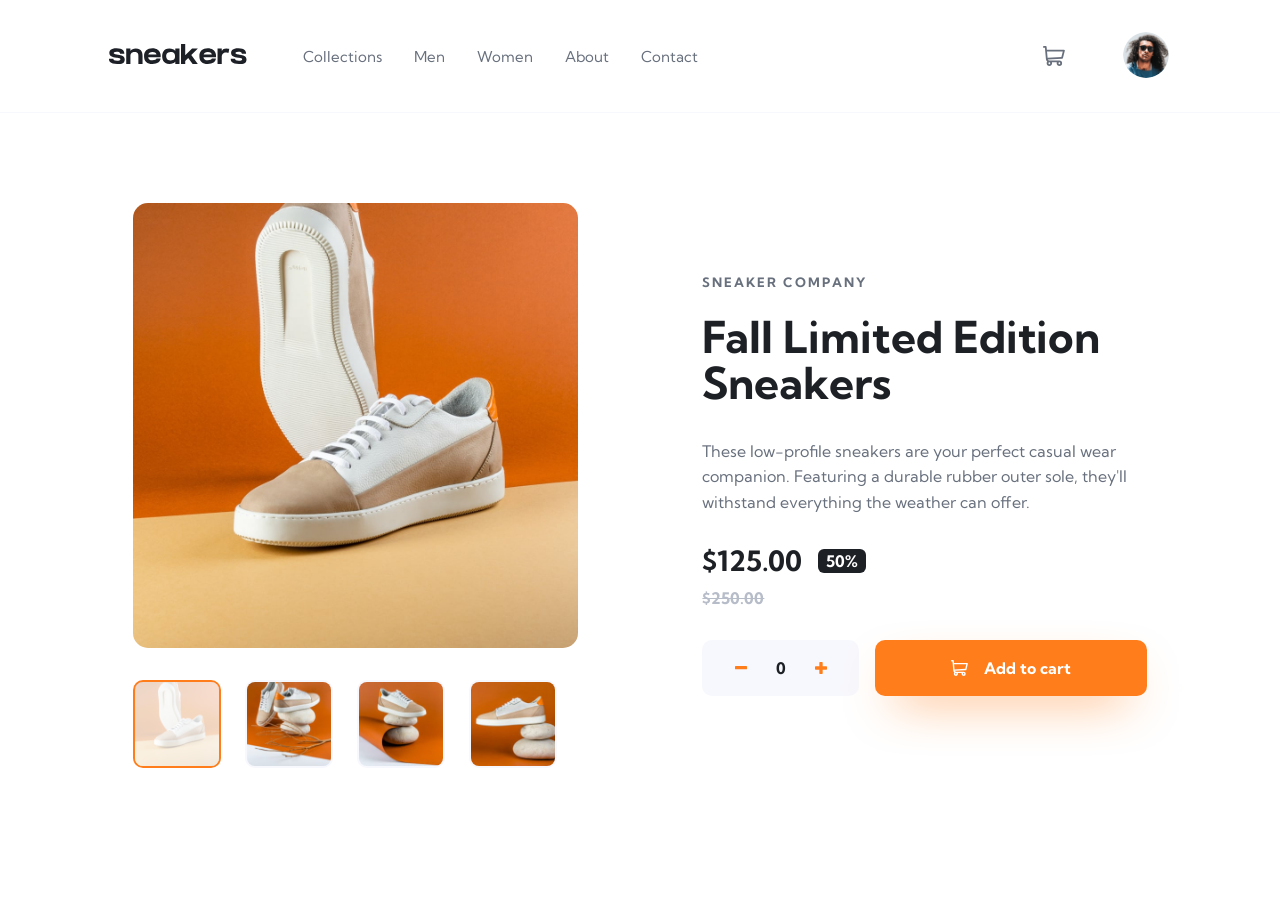
<file: index.html>
<!DOCTYPE html>
<html lang="en">
<head>
    <meta charset="UTF-8">
    <meta name="viewport" content="width=device-width, initial-scale=1.0">
    <title>Sneakers | E-commerce Product Page</title>
    <link rel="icon" type="image/png" sizes="32x32" href="./images/favicon-32x32.png">
    <link rel="preconnect" href="https://fonts.googleapis.com">
    <link rel="preconnect" href="https://fonts.gstatic.com" crossorigin>
    <link href="https://fonts.googleapis.com/css2?family=Kumbh+Sans:wght@400;700&display=swap" rel="stylesheet">
    <link rel="stylesheet" href="./CSS/styles.css">
</head>
<body>
    <!-- Skip to content link for accessibility -->
    <a href="#main-content" class="skip-to-content">Skip to main content</a>

    <!-- HEADER & NAVIGATION (ISSUE 3) -->
    <header class="header">
        <div class="header-container">
            <div class="header-left">
                <button class="menu-toggle" id="menuToggle" aria-label="Open navigation menu">
                    <img src="./images/icon-menu.svg" alt="">
                </button>
                <div class="logo">
                    <a href="/"><img src="./images/logo.svg" alt="Sneakers Logo"></a>
                </div>
                <nav class="desktop-nav" aria-label="Primary navigation">
                    <ul>
                        <li><a href="#">Collections</a></li>
                        <li><a href="#">Men</a></li>
                        <li><a href="#">Women</a></li>
                        <li><a href="#">About</a></li>
                        <li><a href="#">Contact</a></li>
                    </ul>
                </nav>
            </div>
            
            <div class="header-right">
                <div class="cart-wrapper">
                    <button class="cart-btn" id="cartBtn" aria-label="Shopping cart">
                        <img src="./images/icon-cart.svg" alt="Cart">
                        <span class="cart-badge" id="cartBadge" aria-label="Number of items in cart">0</span>
                    </button>
                    <!-- CART DROPDOWN (Now inside wrapper for better positioning) -->
                    <div class="cart-dropdown" id="cartDropdown" hidden>
                        <h2>Cart</h2>
                        <div class="cart-content-wrapper">
                            <div class="cart-empty">Your cart is empty.</div>
                            <div class="cart-items">
                            </div>
                            <div class="cart-total">
                                <strong>Total: <span id="cartTotal">$0.00</span></strong>
                            </div>
                            <button class="checkout-btn">Checkout</button>
                        </div>
                    </div>
                </div>
                <div class="user-avatar">
                    <button class="avatar-btn" aria-label="User profile">
                        <img src="./images/image-avatar.png" alt="User avatar">
                    </button>
                </div>
            </div>
        </div>
    </header>

    <!-- MOBILE MENU (ISSUE 3) -->
    <div class="mobile-nav-overlay" id="mobileNavOverlay">
        <div class="mobile-nav-drawer">
            <button class="close-menu" id="closeMenu" aria-label="Close navigation menu">
                <img src="./images/icon-close.svg" alt="">
            </button>
            <nav class="mobile-nav">
                <ul>
                    <li><a href="#">Collections</a></li>
                    <li><a href="#">Men</a></li>
                    <li><a href="#">Women</a></li>
                    <li><a href="#">About</a></li>
                    <li><a href="#">Contact</a></li>
                </ul>
            </nav>
        </div>
    </div>

    <main class="container" id="main-content">
        <!-- PRODUCT SECTION - ISSUES 4 & 5 --> 
        <section class="product-section" aria-label="Product details">
            <!-- PRODUCT IMAGE GALLERY - ISSUE 4 -->
            <div class="product-gallery">
                <!-- Main Product Image -->
                <div class="main-image-wrapper">
                    <button class="mobile-gallery-btn prev" id="mobilePrev" aria-label="Previous image">
                        <img src="./images/icon-previous.svg" alt="">
                    </button>
                    <img src="./images/image-product-1.jpg" 
                         alt="Product image 1" 
                         class="main-image" 
                         id="mainImage">
                    <button class="mobile-gallery-btn next" id="mobileNext" aria-label="Next image"> 
                        <img src="./images/icon-next.svg" alt="">
                    </button>
                </div>

                <!-- Thumbnail Images -->
                <div class="thumbnails">
                    <div class="thumbnail active" data-image="./images/image-product-1.jpg" tabindex="0" role="button" aria-label="Product image 1">
                        <img src="./images/image-product-1-thumbnail.jpg" alt="Product thumbnail 1">
                    </div>
                    <div class="thumbnail" data-image="./images/image-product-2.jpg" tabindex="0" role="button" aria-label="Product image 2">
                        <img src="./images/image-product-2-thumbnail.jpg" alt="Product thumbnail 2">
                    </div>
                    <div class="thumbnail" data-image="./images/image-product-3.jpg" tabindex="0" role="button" aria-label="Product image 3">
                        <img src="./images/image-product-3-thumbnail.jpg" alt="Product thumbnail 3">
                    </div>
                    <div class="thumbnail" data-image="./images/image-product-4.jpg" tabindex="0" role="button" aria-label="Product image 4">
                        <img src="./images/image-product-4-thumbnail.jpg" alt="Product thumbnail 4">
                    </div>
                </div>
            </div>

        
            <div class="product-info">
                <!-- Company Name -->
                <div class="company-name">SNEAKER COMPANY</div>

                <!-- Product Title -->
                <h1 class="product-title">Fall Limited Edition Sneakers</h1>

                <!-- Description -->
                <p class="product-description">
                    These low-profile sneakers are your perfect casual wear companion. Featuring a durable rubber outer sole, they'll withstand everything the weather can offer.
                </p>

                <!-- Pricing Section -->
                <div class="pricing-section">
                    <div class="pricing-container">
                        <span class="current-price">$125.00</span>
                        <span class="discount-badge">50%</span>
                    </div>
                    <span class="original-price">$250.00</span>
                </div> 

                <!-- ACTIONS (QUANTITY + ADD TO CART) -->  
                <div class="product-actions">
                    <!-- QUANTITY SELECTOR - ISSUE 6 -->
                    <div class="quantity-selector">
                        <button class="quantity-btn" id="decreaseBtn" aria-label="Decrease quantity">
                            <img src="./images/icon-minus.svg" alt="Minus">
                        </button>
                        <span class="quantity-display" id="quantityDisplay">0</span>
                        <button class="quantity-btn" id="increaseBtn" aria-label="Increase quantity">
                            <img src="./images/icon-plus.svg" alt="Plus">
                        </button>
                    </div>

                    <!-- ADD TO CART BUTTON - ISSUE 7 -->
                    <button class="add-to-cart-btn" id="addToCartBtn">
                        <img src="./images/icon-cart.svg" alt="Cart">
                        Add to cart
                    </button>
                </div>
            </div>
        </section>
    </main>

    <!-- LIGHTBOX MODAL -->
    <div class="lightbox" id="lightbox">
        <div class="lightbox-content">
            <button class="lightbox-close" aria-label="Close lightbox">
                <img src="./images/icon-close.svg" alt="Close">
            </button>
            <button class="lightbox-prev" aria-label="Previous image">
                <img src="./images/icon-previous.svg" alt="Previous">
            </button>
            <img src="./images/image-product-1.jpg" alt="Product image" class="lightbox-main-image" id="lightboxMainImage">
            <button class="lightbox-next" aria-label="Next image">
                <img src="./images/icon-next.svg" alt="Next">
            </button>
            <div class="lightbox-thumbnails">
                <div class="lightbox-thumbnail active" data-image="./images/image-product-1.jpg">
                    <img src="./images/image-product-1-thumbnail.jpg" alt="Thumbnail 1">
                </div>
                <div class="lightbox-thumbnail" data-image="./images/image-product-2.jpg">
                    <img src="./images/image-product-2-thumbnail.jpg" alt="Thumbnail 2">
                </div>
                <div class="lightbox-thumbnail" data-image="./images/image-product-3.jpg">
                    <img src="./images/image-product-3-thumbnail.jpg" alt="Thumbnail 3">
                </div>
                <div class="lightbox-thumbnail" data-image="./images/image-product-4.jpg">
                    <img src="./images/image-product-4-thumbnail.jpg" alt="Thumbnail 4">
                </div>
            </div>
        </div>
    </div>

    <script src="./JS/Script.js"></script>
</body>
</html>
</file>
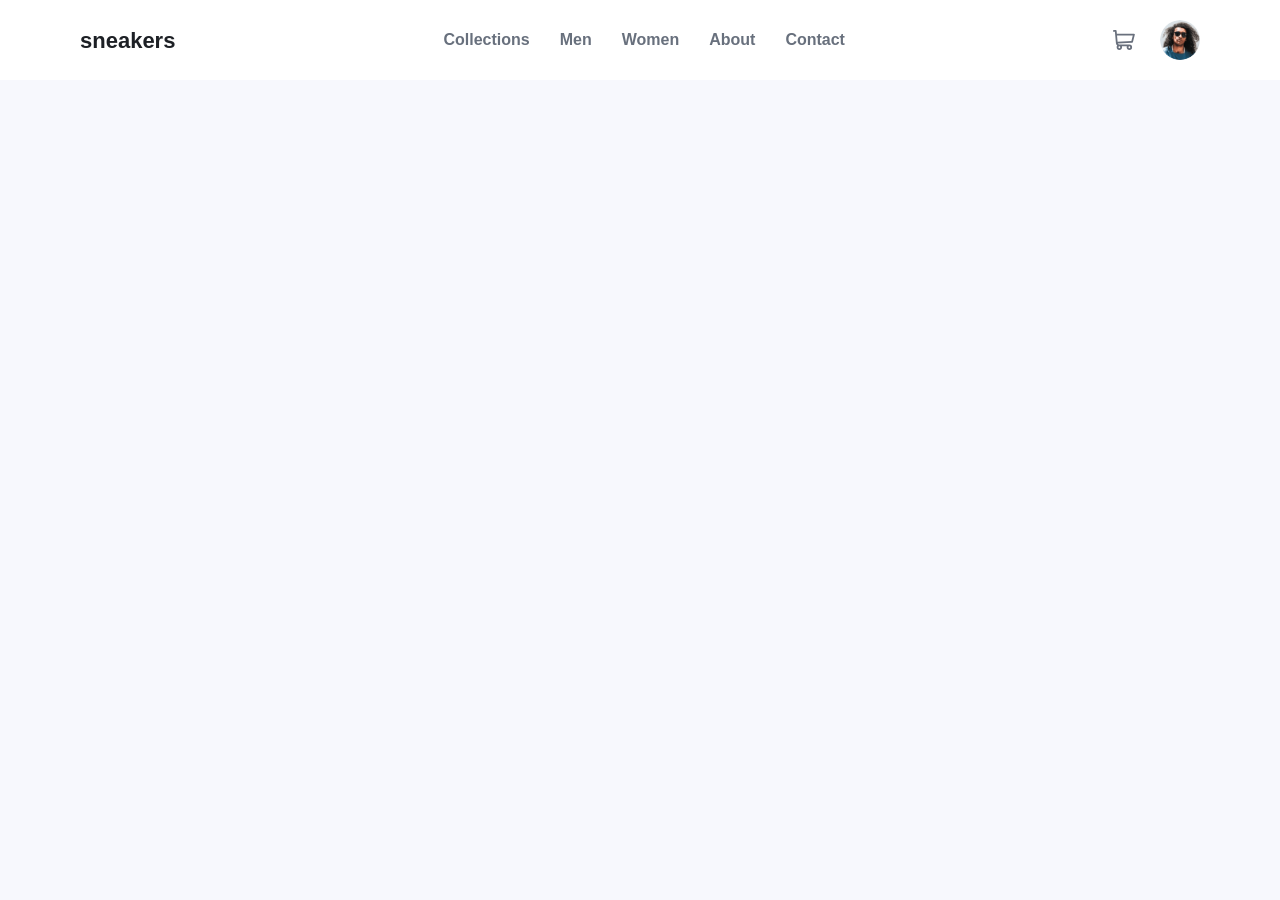
<file: Untitled-1.html>
<!DOCTYPE html>
<html lang="en">
<head>
<meta charset="UTF-8">
<meta name="viewport" content="width=device-width, initial-scale=1.0">
<title>Sneakers</title>
<link rel="stylesheet" href="style.css">
</head>

<body>

<!-- HEADER -->
<header class="header">

    <!-- Menu hamburger (mobile) -->
    <img src="images/icon-menu.svg" class="menu-icon" id="menu-btn" alt="menu">
    
    <!-- Logo -->
    <div class="logo">
        <h2>sneakers</h2>
    </div>

    <!-- Menu navigation -->
    <nav class="navbar" id="navbar">
        <ul>
            <li><a href="#">Collections</a></li>
            <li><a href="#">Men</a></li>
            <li><a href="#">Women</a></li>
            <li><a href="#">About</a></li>
            <li><a href="#">Contact</a></li>
        </ul>
    </nav>

    <!-- Icônes droite -->
   <div class="header-icons">
    <img src="images/icon-cart.svg" class="cart-icon" id="cart-btn" alt="cart">
    <img src="images/image-avatar.png" class="avatar" id="avatar-btn" alt="avatar">
</div>

</header>

<!-- SCRIPT POUR LE MENU HAMBURGER -->
<script>
let menuBtn = document.getElementById("menu-btn");
let navbar = document.getElementById("navbar");

menuBtn.onclick = function(){
    navbar.classList.toggle("active");
}
</script>

</body>
</html>
</file>
<file: CSS/styles.css>
/* GLOBAL STYLES */

* {
    margin: 0;
    padding: 0;
    box-sizing: border-box;
}

:root {
    /* Primary Colors */
    --color-orange: hsl(26, 100%, 55%);
    --color-pale-orange: hsl(25, 100%, 94%);

    /* Neutral Colors */
    --color-very-dark-blue: hsl(220, 13%, 13%);
    --color-dark-grayish-blue: hsl(219, 9%, 45%);
    --color-grayish-blue: hsl(220, 14%, 75%);
    --color-light-grayish-blue: hsl(223, 64%, 98%);
    --color-white: hsl(0, 0%, 100%);
    --color-black: hsl(0, 0%, 0%);

    /* Typography */
    --font-family: 'Kumbh Sans', sans-serif;
    --font-size-body: 16px;
    --font-weight-regular: 400;
    --font-weight-bold: 700;
}

@import url('https://fonts.googleapis.com/css2?family=Kumbh+Sans:wght@400;700&display=swap');

html {
    font-family: var(--font-family);
    font-size: var(--font-size-body);
    font-weight: var(--font-weight-regular);
    color: var(--color-very-dark-blue);
}

body {
    background-color: var(--color-white);
    overflow-x: hidden;
    width: 100%;
}

/* MAIN CONTAINER */

.container {
    max-width: 1110px;
    margin: 0 auto;
    padding: 0 1.5rem;
}

/* ISSUE 3: HEADER & NAVIGATION - STRICT DESIGN COMPLIANCE */
.header {
    border-bottom: 1px solid var(--color-light-grayish-blue);
    margin-bottom: 5.625rem;
    background-color: var(--color-white);
}

.header-container {
    max-width: 1110px;
    margin: 0 auto;
    height: 112px;
    display: flex;
    align-items: center;
    justify-content: space-between;
    padding: 0 1.5rem;
}

.header-left {
    display: flex;
    align-items: center;
    gap: 3.5rem;
    height: 100%;
}

.menu-toggle {
    display: none;
    background: none;
    border: none;
    padding: 0.5rem;
}

.logo {
    margin-bottom: 5px;
}

.desktop-nav {
    height: 100%;
}

.desktop-nav ul {
    display: flex;
    gap: 2rem;
    height: 100%;
    list-style: none;
}

.desktop-nav ul li {
    height: 100%;
}

.desktop-nav ul li a {
    display: flex;
    align-items: center;
    height: 100%;
    color: var(--color-dark-grayish-blue);
    text-decoration: none;
    font-size: 0.9375rem;
    position: relative;
    transition: color 0.3s ease;
}

.desktop-nav ul li a:hover {
    color: var(--color-very-dark-blue);
}

.logo a {
    display: block;
    transition: opacity 0.3s ease;
}

.logo a:hover {
    opacity: 0.8;
}

.desktop-nav ul li a::after {
    content: '';
    position: absolute;
    bottom: -1px; /* Align exactly with the header's border-bottom */
    left: 0;
    width: 100%;
    height: 4px;
    background-color: var(--color-orange);
    transform: scaleX(0);
    transform-origin: center;
    transition: transform 0.2s ease;
}

.desktop-nav ul li a:hover::after {
    transform: scaleX(1);
}

.header-right {
    display: flex;
    align-items: center;
    gap: 2.875rem;
}

.cart-wrapper {
    position: relative;
    display: flex;
    align-items: center;
}

.cart-btn {
    background: none;
    border: none;
    cursor: pointer;
    position: relative;
    padding: 10px;
    transition: transform 0.2s ease;
}

.cart-btn:hover {
    transform: translateY(-2px);
}

.cart-btn img {
    width: 21.82px;
    height: 20px;
}

.cart-btn:hover img {
    filter: brightness(0) saturate(100%) invert(50%) sepia(99%) saturate(1633%) hue-rotate(345deg) brightness(101%) contrast(106%);
}

.cart-badge {
    position: absolute;
    top: 3px;
    right: 0px;
    background-color: var(--color-orange);
    color: var(--color-white);
    font-size: 0.625rem;
    font-weight: var(--font-weight-bold);
    padding: 1px 6px;
    border-radius: 10px;
    display: flex;
    align-items: center;
    justify-content: center;
    box-shadow: 0 4px 10px rgba(255, 125, 26, 0.4);
    transition: transform 0.2s cubic-bezier(0.175, 0.885, 0.32, 1.275);
}

.cart-badge.bounce {
    animation: badgeBounce 0.4s cubic-bezier(0.175, 0.885, 0.32, 1.275);
}

@keyframes badgeBounce {
    0% { transform: scale(1); }
    50% { transform: scale(1.4); }
    100% { transform: scale(1); }
}

.user-avatar .avatar-btn {
    background: none;
    border: 2px solid transparent;
    border-radius: 50%;
    cursor: pointer;
    width: 50px;
    height: 50px;
    padding: 0;
    transition: border-color 0.3s ease;
    overflow: hidden;
}

.user-avatar .avatar-btn:hover {
    border-color: var(--color-orange);
}

.user-avatar img {
    width: 100%;
    height: 100%;
}

/* ISSUE 8: CART DROPDOWN - Solid & Shadow */
.cart-dropdown {
    position: absolute;
    top: calc(100% + 15px);
    right: -10px;
    width: 360px;
    background-color: var(--color-white);
    border-radius: 0.625rem;
    box-shadow: 0 20px 50px rgba(0,0,0,0.15);
    z-index: 100;
    padding: 0;
    overflow: hidden;
    animation: dropdownFadeIn 0.2s ease-out;
}

@keyframes dropdownFadeIn {
    from {
        opacity: 0;
        transform: translateY(-10px);
    }
    to {
        opacity: 1;
        transform: translateY(0);
    }
}

.cart-dropdown h2 {
    font-size: 1rem;
    font-weight: var(--font-weight-bold);
    color: var(--color-very-dark-blue);
    padding: 1.5rem;
    border-bottom: 1px solid var(--color-light-grayish-blue);
    margin-bottom: 0;
}

.cart-content-wrapper {
    padding: 1.5rem;
    min-height: 188px;
    display: flex;
    flex-direction: column;
    justify-content: center;
}

.cart-empty {
    font-weight: var(--font-weight-bold);
    color: var(--color-dark-grayish-blue);
    font-size: 1rem;
    text-align: center;
    width: 100%;
    height: 100%;
    display: flex;
    align-items: center;
    justify-content: center;
    margin: auto;
}

.cart-items {
    display: none; /* shown when item added */
}

.cart-item {
    display: flex;
    align-items: center;
    gap: 1rem;
    margin-bottom: 1.5rem;
}

.cart-item img {
    width: 50px;
    height: 50px;
    border-radius: 0.25rem;
    object-fit: cover;
}

.item-details {
    flex: 1;
    display: flex;
    flex-direction: column;
    justify-content: center;
    gap: 0.25rem;
    font-size: 1rem;
    color: var(--color-dark-grayish-blue);
    line-height: 1.5;
}

.item-name {
    white-space: nowrap;
    overflow: hidden;
    text-overflow: ellipsis;
    max-width: 200px;
}

.total-price {
    color: var(--color-very-dark-blue);
    font-weight: var(--font-weight-bold);
    margin-left: 0.5rem;
}

.cart-total {
    text-align: center;
    margin: 1rem 0 0.5rem 0;
    font-size: 1rem;
    color: var(--color-very-dark-blue);
    display: none;
}

.delete-btn {
    background: none;
    border: none;
    cursor: pointer;
    padding: 5px;
    transition: transform 0.2s ease;
}

.delete-btn:hover {
    transform: scale(1.2);
}

.delete-btn img {
    width: 14px;
    height: 16px;
}

.checkout-btn {
    width: 100%;
    background-color: var(--color-orange);
    color: var(--color-white);
    border: none;
    border-radius: 0.625rem;
    padding: 1.125rem 0;
    font-weight: var(--font-weight-bold);
    font-size: 1rem;
    cursor: pointer;
    transition: opacity 0.2s ease;
}

.checkout-btn:hover {
    opacity: 0.7;
}

/* ISSUE 10: POLISH & ACCESSIBILITY */

/* Focus states for keyboard navigation */
.quantity-btn:focus,
.add-to-cart-btn:focus,
.checkout-btn:focus,
.delete-btn:focus {
    outline: 3px solid var(--color-orange);
    outline-offset: 2px;
}

.thumbnail:focus {
    outline: 3px solid var(--color-orange);
    outline-offset: 2px;
}

/* Hover states enhancement */ 
.quantity-btn:active {
    transform: scale(0.95);
}

.add-to-cart-btn:active {
    transform: scale(0.98);
}
  
.checkout-btn:active {
    transform: scale(0.98);
}

/*  LIGHTBOX  */
.lightbox {
    position: fixed;
    top: 0;
    left: 0;
    width: 100%;
    height: 100%;
    background-color: rgba(0, 0, 0, 0.75);
    display: none;
    align-items: center;
    justify-content: center;
    z-index: 1000;
}

.lightbox-content {
    position: relative;
    max-width: 550px;
    width: 90%;
}

.lightbox-close {
    position: absolute;
    top: 10px;
    right: 10px;
    background: white;
    border: none;
    border-radius: 50%;
    width: 40px;
    height: 40px;
    display: flex;
    align-items: center;
    justify-content: center;
    cursor: pointer;
    z-index: 1001;
    color: black;
}

.lightbox-close img {
    pointer-events: none;
    width: 20px;
    height: 20px;
}

.lightbox-main-image {
    width: 100%;
    border-radius: 15px;
}

.lightbox-prev,
.lightbox-next {
    position: absolute;
    top: 50%;
    transform: translateY(-50%);
    background: white;
    border: none;
    border-radius: 50%;
    width: 50px;
    height: 50px;
    display: flex;
    align-items: center;
    justify-content: center;
    cursor: pointer;
    box-shadow: 0 4px 10px rgba(0, 0, 0, 0.2);
}

.lightbox-prev img,
.lightbox-next img {
    pointer-events: none;
}

.lightbox-prev {
    left: -25px;
}

.lightbox-next {
    right: -25px;
}

.lightbox-thumbnails {
    display: flex;
    justify-content: center;
    gap: 1rem;
    margin-top: 2rem;
}

.lightbox-thumbnail {
    width: 80px;
    border-radius: 10px;
    overflow: hidden;
    cursor: pointer;
    border: 2px solid transparent;
    transition: border-color 0.3s ease;
}

.lightbox-thumbnail.active {
    border-color: var(--color-orange);
}

.lightbox-thumbnail img {
    width: 100%;
    display: block;
}

.lightbox-thumbnail:hover {
    border-color: rgba(255, 125, 26, 0.5);
}

/* Hide lightbox on mobile */
@media (max-width: 768px) {
    .lightbox {
        display: none !important;
    }
}

/* Mobile menu drawer with animation */
.mobile-nav-overlay {
    position: fixed;
    top: 0;
    left: 0;
    width: 100%;
    height: 100%;
    background-color: rgba(0, 0, 0, 0.75);
    z-index: 2000;
    display: flex;
    opacity: 0;
    visibility: hidden;
    transition: opacity 0.3s ease, visibility 0.3s ease;
}

.mobile-nav-overlay.active {
    opacity: 1;
    visibility: visible;
}

.mobile-nav-drawer {
    width: 250px;
    height: 100%;
    background-color: var(--color-white);
    padding: 1.5rem;
    padding-top: 2rem;
    display: flex;
    flex-direction: column;
    gap: 3.375rem;
    transform: translateX(-100%);
    transition: transform 0.3s cubic-bezier(0.4, 0, 0.2, 1);
}

.mobile-nav-overlay.active .mobile-nav-drawer {
    transform: translateX(0);
}

.close-menu {
    background: none;
    border: none;
    align-self: flex-start;
    padding: 0.5rem;
}

.mobile-nav ul {
    list-style: none;
    display: flex;
    flex-direction: column;
    gap: 1.5rem;
}

.mobile-nav ul li a {
    color: var(--color-very-dark-blue);
    font-weight: var(--font-weight-bold);
    font-size: 1.125rem;
    text-decoration: none;
    transition: color 0.3s ease;
}

.mobile-nav ul li a:hover {
    color: var(--color-orange);
}

/* Smooth transitions */
* {
    transition: background-color 0.2s ease, color 0.2s ease, border-color 0.2s ease, box-shadow 0.2s ease;
}

/* Remove default outline for better styling */
button {
    outline: none;
}

/* Accessibility: Visible focus indicators */
*:focus-visible {
    outline: 3px solid var(--color-orange);
    outline-offset: 2px;
}

/* Image optimization - prevent layout shift */
img {
    display: block;
    max-width: 100%;
    height: auto;
}

/* Improved button accessibility */
button {
    font-family: inherit;
    cursor: pointer;
}

button:disabled {
    opacity: 0.5;
    cursor: not-allowed;
}

/* Link accessibility */
a {
    text-decoration: none;
}

a:focus-visible {
    outline: 2px solid var(--color-orange);
    outline-offset: 2px;
}

/* Reduced motion for accessibility */
@media (prefers-reduced-motion: reduce) {
    * {
        animation-duration: 0.01ms !important;
        animation-iteration-count: 1 !important;
        transition-duration: 0.01ms !important;
    }
}

/* Text contrast improvement */
.product-description {
    color: var(--color-dark-grayish-blue);
    line-height: 1.6;
}

.item-price {
    font-weight: var(--font-weight-bold);
    color: var(--color-very-dark-blue);
}

/* Touch targets minimum size (48px recommended) */
.quantity-btn {
    min-width: 45px;
    min-height: 45px;
}

.add-to-cart-btn {
    min-height: 56px;
}

.checkout-btn {
    min-height: 48px;
}

/* Hover state for cart items */
.cart-item {
    border-radius: 0.375rem;
    padding: 0.75rem;
    transition: background-color 0.2s ease;
}

.cart-item:hover {
    background-color: var(--color-light-grayish-blue);
}

/* Improved main image hover effect */
.main-image-wrapper {
    position: relative;
    cursor: pointer;
    border-radius: 15px;
    overflow: hidden;
    width: 100%;
}

.main-image-wrapper::after {
    content: '';
    position: absolute;
    top: 0;
    left: 0;
    width: 100%;
    height: 100%;
    background-color: rgba(255, 255, 255, 0);
    border-radius: 1rem;
    transition: background-color 0.3s ease;
}

.main-image-wrapper:hover::after {
    background-color: rgba(255, 255, 255, 0.1);
}

/* Accessible color contrast for all text */
html {
    color-scheme: light;
}

/* Skip to content link (hidden but accessible) */
.skip-to-content {
    position: absolute;
    top: -40px;
    left: 0;
    background: var(--color-orange);
    color: var(--color-white);
    padding: 0.5rem 1rem;
    border-radius: 0.375rem;
    text-decoration: none;
    z-index: 9999;
}

.skip-to-content:focus {
    top: 0;
}

.product-section {
    display: grid;
    grid-template-columns: 1fr 1fr;
    gap: 7.8rem;
    align-items: center;
    padding: 0 1.5rem;
    margin: 0 auto;
    max-width: 1110px;
}

/* ISSUE 4: PRODUCT IMAGE GALLERY */

.product-gallery {
    display: flex;
    flex-direction: column;
    gap: 2rem;
    width: 100%;
    overflow: hidden;
}

/* Main Product Image */
.main-image-wrapper:hover {
    transform: scale(1.01);
}

.mobile-gallery-btn {
    display: none;
    position: absolute;
    top: 50%;
    transform: translateY(-50%);
    background: var(--color-white);
    border: none;
    border-radius: 50%;
    width: 40px;
    height: 40px;
    align-items: center;
    justify-content: center;
    cursor: pointer;
    z-index: 10;
}

.mobile-gallery-btn img {
    width: 10px;
}

.mobile-gallery-btn.prev {
    left: 16px;
}

.mobile-gallery-btn.next {
    right: 16px;
}

.main-image {
    width: 100%;
    height: 100%;
    object-fit: cover;
    transition: transform 0.3s ease;
}

.main-image-wrapper:hover .main-image {
    transform: scale(1.05);
}

/* Thumbnails */
.thumbnails {
    display: flex;
    gap: 1.5rem;
    justify-content: flex-start;
}

.thumbnail {
    width: 88px;
    height: 88px;
    border-radius: 0.625rem;
    cursor: pointer;
    overflow: hidden;
    border: 2px solid transparent;
    transition: all 0.3s cubic-bezier(0.4, 0, 0.2, 1);
    background-color: var(--color-light-grayish-blue);
    position: relative;
}

.thumbnail img {
    width: 100%;
    height: 100%;
    object-fit: cover;
    transition: all 0.3s ease;
}

/* Hover State */
.thumbnail:hover {
    opacity: 0.7;
    border-color: var(--color-orange);
}

.thumbnail:hover img {
    opacity: 0.5;
}

/* Active State */
.thumbnail.active {
    border: 2px solid var(--color-orange);
    position: relative;
}

.thumbnail.active::after {
    content: '';
    position: absolute;
    top: 0;
    left: 0;
    width: 100%;
    height: 100%;
    background-color: rgba(255, 255, 255, 0.75);
}

.thumbnail.active img {
    opacity: 1;
}

/* ISSUE 5: PRODUCT INFORMATION */

.product-info {
    display: flex;
    flex-direction: column;
    gap: 0;
    max-width: 445px;
}

/* Company Name */
.company-name {
    font-size: 0.8125rem;
    font-weight: var(--font-weight-bold);
    letter-spacing: 2px;
    color: var(--color-dark-grayish-blue);
    text-transform: uppercase;
    margin-bottom: 1.5rem;
}

/* Product Title */
.product-title {
    font-size: 2.75rem;
    font-weight: var(--font-weight-bold);
    line-height: 1.05;
    color: var(--color-very-dark-blue);
    margin-bottom: 2rem;
}

/* Product Description */
.product-description {
    font-size: 1rem;
    font-weight: var(--font-weight-regular);
    line-height: 1.6;
    color: var(--color-dark-grayish-blue);
    margin-bottom: 1.75rem;
}

/* Pricing Section */
.pricing-section {
    display: flex;
    flex-direction: column;
    gap: 0.625rem;
    margin-bottom: 2rem;
}

.pricing-container {
    display: flex;
    align-items: center;
    gap: 1rem;
}

.current-price {
    font-size: 1.75rem;
    font-weight: var(--font-weight-bold);
    color: var(--color-very-dark-blue);
}

.discount-badge {
    color: var(--color-white);
    background-color: var(--color-very-dark-blue);
    font-size: 1rem;
    font-weight: var(--font-weight-bold);
    padding: 2px 8px;
    border-radius: 0.375rem;
}
 
.original-price {
    font-size: 1rem;
    font-weight: var(--font-weight-bold);
    color: var(--color-grayish-blue);
    text-decoration: line-through;
}

/* ACTIONS */  
.product-actions {
    display: flex;
    align-items: center;
    gap: 1rem;
}

/* QUANTITY SELECTOR */
.quantity-selector {
    display: flex;
    align-items: center;
    justify-content: space-between;
    background-color: var(--color-light-grayish-blue);
    border-radius: 0.625rem;
    width: 157px;
    height: 56px;
    padding: 0 1rem;
}

.quantity-btn {
    background: none;
    border: none;
    cursor: pointer;
    display: flex;
    align-items: center;
    justify-content: center;
    transition: opacity 0.3s ease;
}

.quantity-btn:hover {
    opacity: 0.6;
}

.quantity-btn img {
    width: 12px;
    transition: filter 0.3s ease;
}

.quantity-btn:hover img {
    filter: opacity(0.5);
}

.quantity-display {
    font-weight: var(--font-weight-bold);
    color: var(--color-very-dark-blue);
    font-size: 1rem;
}

.add-to-cart-btn {
    flex: 2; 
    height: 56px;
    background-color: var(--color-orange);
    color: var(--color-white);
    border: none;
    border-radius: 0.625rem;
    padding: 0 2rem;
    font-weight: var(--font-weight-bold);
    font-size: 1rem;
    cursor: pointer;
    display: flex;
    align-items: center;
    justify-content: center;
    gap: 1rem;
    transition: opacity 0.2s ease;
    box-shadow: 0 20px 50px -20px var(--color-orange);
}

.add-to-cart-btn:hover {
    opacity: 0.7;
}

.add-to-cart-btn img {
    width: 17px;
    height: 16px;
    filter: brightness(0) invert(1);
}

/* ISSUE 9: RESPONSIVE DESIGN */

/* Tablet & Medium screens (up to 768px) */
@media (max-width: 768px) {
    .header {
        border-bottom: none;
        margin-bottom: 0;
    }

    .header-container {
        height: 68px;
        padding: 0 1.5rem;
    }

    .header-left {
        gap: 1rem;
    }

    .menu-toggle {
        display: block;
    }

    .desktop-nav {
        display: none;
    }

    .logo {
        margin-bottom: 0;
    }

    .logo img {
        width: 138px;
    }

    .header-right {
        gap: 1.375rem;
    }

    .user-avatar .avatar-btn {
        width: 24px;
        height: 24px;
    }

    .mobile-gallery-btn {
        display: flex;
    }

    .main-image-wrapper {
        border-radius: 0;
        width: 100%;
        margin: 0;
    }
}

/* Tablet screens (481px to 768px) */
@media (min-width: 481px) and (max-width: 768px) {
    html {
        font-size: 15px;
    }

    .container {
        padding: 0 1rem;
    }

    .product-section {
        grid-template-columns: 1fr;
        gap: 3rem;
    }

    /* Ensure the product info section stretches fully on smaller screens */
    .product-info {
        max-width: 100%;
        padding: 0;
    }

    .product-title {
        font-size: 2.25rem;
    }

    .product-description {
        font-size: 1rem;
    }

    .product-actions {
        flex-direction: row;
        gap: 1rem;
    }

    .add-to-cart-btn {
        width: 100%;
        height: 56px;
    }

    .cart-dropdown {
        width: calc(100% - 2rem);
        max-width: 360px;
        left: 1rem;
        right: auto;
    }
}

/* Mobile screens (small - 480px and below) */
@media (max-width: 480px) {
    /* GLOBAL */
    html {
        font-size: 14px;
    }

    .container {
        padding: 0;
        width: 100%;
    }

    .product-section {
        grid-template-columns: 1fr;
        gap: 1.5rem;
        padding: 0 0.75rem;
    }

    .product-gallery {
        gap: 1rem;
        margin: 0;
        width: 100%;
    }

    .thumbnails {
        gap: 1rem;
        
    }

    .thumbnail {
        width: 70px;
        height: 70px;
    }

    .main-image-wrapper {
        border-radius: 0;
    }

    .main-image {
        max-height: 50vh;
        object-fit: contain;
    }

    /* ISSUE 5: PRODUCT INFO */
    .product-info {
        max-width: 100%;
        padding: 0;
    }

    .company-name {
        font-size: 1rem;
        letter-spacing: 1.5px;
        margin-bottom: 0.75rem;
    }

    .product-title {
        font-size: 1.75rem;
        line-height: 1.2;
        margin-bottom: 0.75rem;
    }

    .product-description {
        font-size: 1rem;
        line-height: 1.5;
        margin-bottom: 1rem;
    }

    /* ISSUE 6: PRICING */
    .pricing-section {
        margin-bottom: 1.25rem;
        display: flex;
        flex-direction: column;
        inline-size: auto;
        
    }

    .pricing-container {
        gap: 1.5em;
    }

    .current-price {
        font-size: 1.5rem;
    }

    .discount-badge {
        font-size: 1.5rem;
        padding: 0.25rem 0.5rem;
    }

    .original-price {
        font-size: 1.5rem;
    }

    /* ISSUE 6: QUANTITY SELECTOR */
    .quantity-selector {
        width: 100%;
        height: 48px;
    }

    /* ISSUE 7: ADD TO CART */
    .product-actions {
        flex-direction: column;
        gap: 0.75rem;
    }

    .add-to-cart-btn {
        width: 100%;
        height: 48px;
        font-size: 0.875rem;
    }

    /* ISSUE 8: CART DROPDOWN */
    .cart-dropdown {
        position: fixed;
        width: calc(100% - 2rem);
        max-width: 320px;
        left: 1rem;
        right: 1rem;
        top: 76px;
        z-index: 1000;
    }

    .cart-item {
        gap: 0.75rem;
    }

    .cart-item img {
        width: 40px;
        height: 40px;
    }

    .item-name {
        font-size: 0.75rem;
    }

    .item-price {
        font-size: 0.75rem;
    }

    .delete-btn img {
        width: 10px;
    }

    .checkout-btn {
        font-size: 0.875rem;
        padding: 0.75rem 0;
    }
}

/* NOTIFICATIONS */

.notification {
    position: fixed;
    bottom: -60px;
    left: 50%;
    transform: translateX(-50%);
    background-color: var(--color-very-dark-blue);
    color: var(--color-white);
    padding: 1rem 2rem;
    border-radius: 0.5rem;
    box-shadow: 0 5px 15px rgba(0, 0, 0, 0.2);
    z-index: 10000;
    transition: bottom 0.3s ease;
    font-weight: var(--font-weight-bold);
    max-width: 90%;
}

.notification.show {
    bottom: 2rem;
}

@media (max-width: 768px) {
    .notification {
        padding: 0.75rem 1.5rem;
        font-size: 0.9rem;
        bottom: 1rem;
        width: calc(100% - 2rem);
        max-width: none;
        left: 1rem;
        right: 1rem;
        transform: none;
    }
}

/* Large desktop screens */
@media (min-width: 1440px) {
    .header-container {
        padding: 0 3rem;
    }

    .container {
        padding: 0 3rem;
    }

    .product-section {
        gap: 3rem;
    }
}
</file>
<file: style.css>
/* =====================================
RESET DE BASE
===================================== */
*{
  margin:0;
  padding:0;
  box-sizing:border-box;
  font-family: 'Kumbh Sans', sans-serif;
}

/* =====================================
BODY
===================================== */
body{
  background-color: hsl(223, 64%, 98%); /* light grayish blue */
  color: hsl(220, 13%, 13%); /* very dark blue */
  font-size:16px;
  line-height:1.5;
}

/* =====================================
HEADER PRINCIPAL
Flex horizontal, alignement vertical, espace entre sections
===================================== */
.header{
  display:flex;
  align-items:center;
  justify-content:space-between;
  padding:20px 80px;
  background-color: hsl(0, 0%, 100%); /* blanc */
  border-bottom:1px solid hsl(223, 64%, 98%);
  position:relative; /* pour menu mobile */
  max-width:1440px;
  margin:0 auto;
}

/* ------------------------
LOGO
------------------------ */
.logo h2{
  font-size:22px;
  font-weight:700;
  color:hsl(220, 13%, 13%);
}

/* ------------------------
NAVBAR (DESKTOP)
------------------------ */
.navbar ul{
  display:flex;
  list-style:none;
  gap:30px;
}

.navbar ul li a{
  text-decoration:none;
  color:hsl(219, 9%, 45%); /* dark grayish blue */
  font-weight:700;
  font-size:16px;
  transition:0.3s;
}

/* Hover + focus pour accessibilité */
.navbar ul li a:hover,
.navbar ul li a:focus{
  color:hsl(26, 100%, 55%); /* primary orange */
  outline:none;
}

/* Focus visible pour WCAG */
.navbar ul li a:focus-visible {
  outline: 2px solid hsl(26, 100%, 55%);
  outline-offset: 2px;
}

/* ------------------------
ICONS DROITE
------------------------ */
.header-icons{
  display:flex;
  align-items:center;
  gap:25px;
}

.cart-icon{
  width:22px;
  cursor:pointer;
}

.avatar{
  width:40px;
  border-radius:50%;
  cursor:pointer;
}

/* ------------------------
MENU HAMBURGER
Caché sur desktop
------------------------ */
.menu-icon{
  width:25px;
  cursor:pointer;
  display:none;
}

/* =====================================
RESPONSIVE MOBILE
Écran max 768px
===================================== */
@media (max-width:768px){

  .header{
    padding:20px;
  }

  /* Affiche hamburger */
  .menu-icon{
    display:block;
  }

  /* Navbar mobile (cachée initialement) */
  .navbar{
    position:absolute;
    top:70px;
    left:-100%; /* hors écran */
    width:100%;
    background-color: hsl(0,0%,100%); /* blanc */
    transition:0.3s;
    z-index:1000;
    padding:20px 0;
  }

  /* Menu en colonne */
  .navbar ul{
    flex-direction:column;
    gap:20px;
    align-items:flex-start;
    padding-left:30px;
  }

  /* Quand le hamburger est cliqué */
  .navbar.active{
    left:0;
  }
}

/* =====================================
BOUTONS (exemple Add-to-cart)
===================================== */
button, .btn-add-cart{
  background-color: hsl(26, 100%, 55%);
  color:hsl(0,0%,100%);
  border:none;
  border-radius:10px;
  padding:12px 20px;
  font-size:16px;
  font-weight:700;
  cursor:pointer;
  transition:0.3s;
}

button:hover, .btn-add-cart:hover{
  background-color: hsl(25, 100%, 45%);
}
</file>
